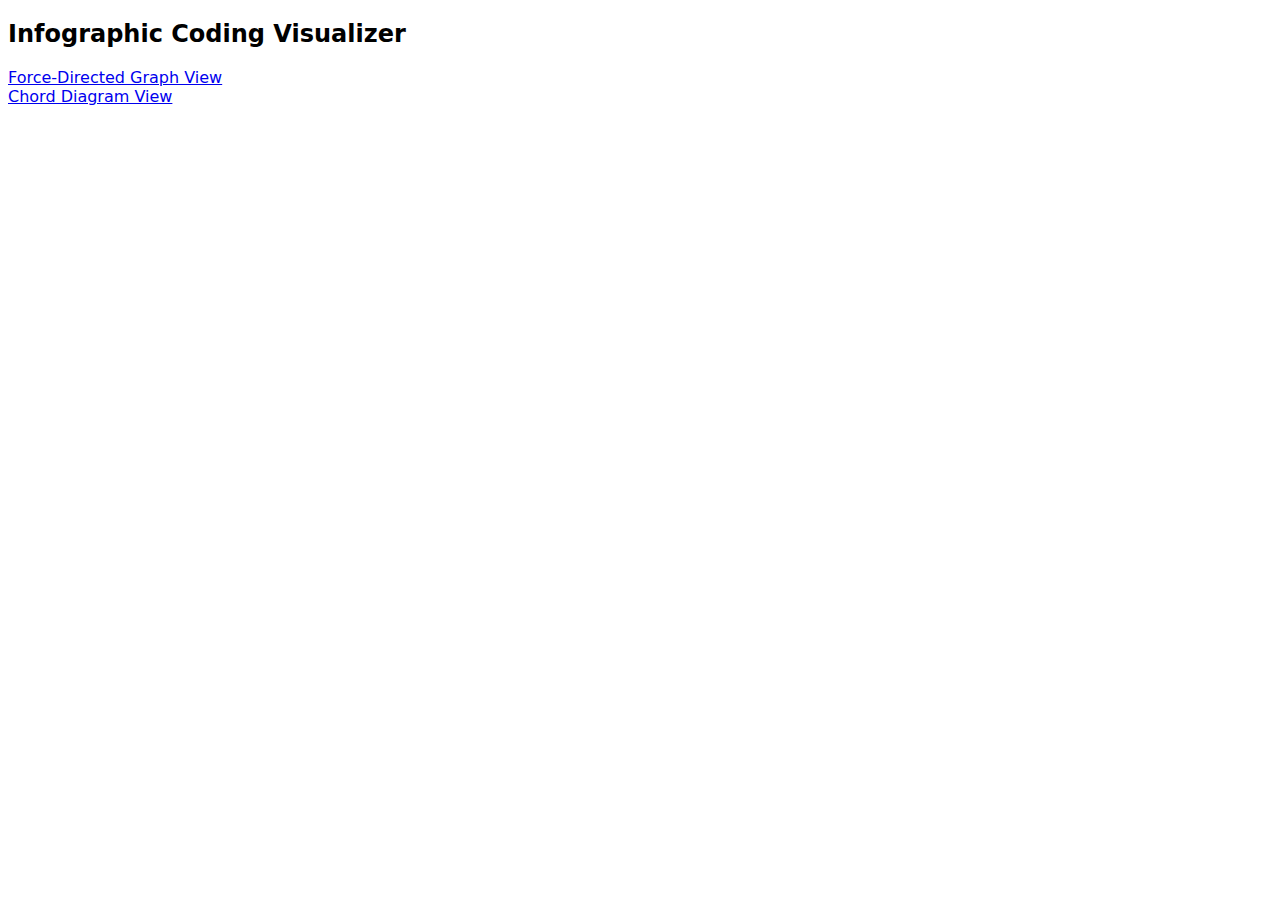
<file: view/index.html>
<!DOCTYPE html>
<html lang='en'>
<head>
    <meta charset='UTF-8'>
    <title>Infographic Coding Visualizer</title>
    <link rel='stylesheet' href='main.css'>
</head>
<body>
<h2>Infographic Coding Visualizer</h2>
<p><a href='force.html'>Force-Directed Graph View</a></p>
<p><a href='chord.html'>Chord Diagram View</a></p>
</body>
</html>
</file>
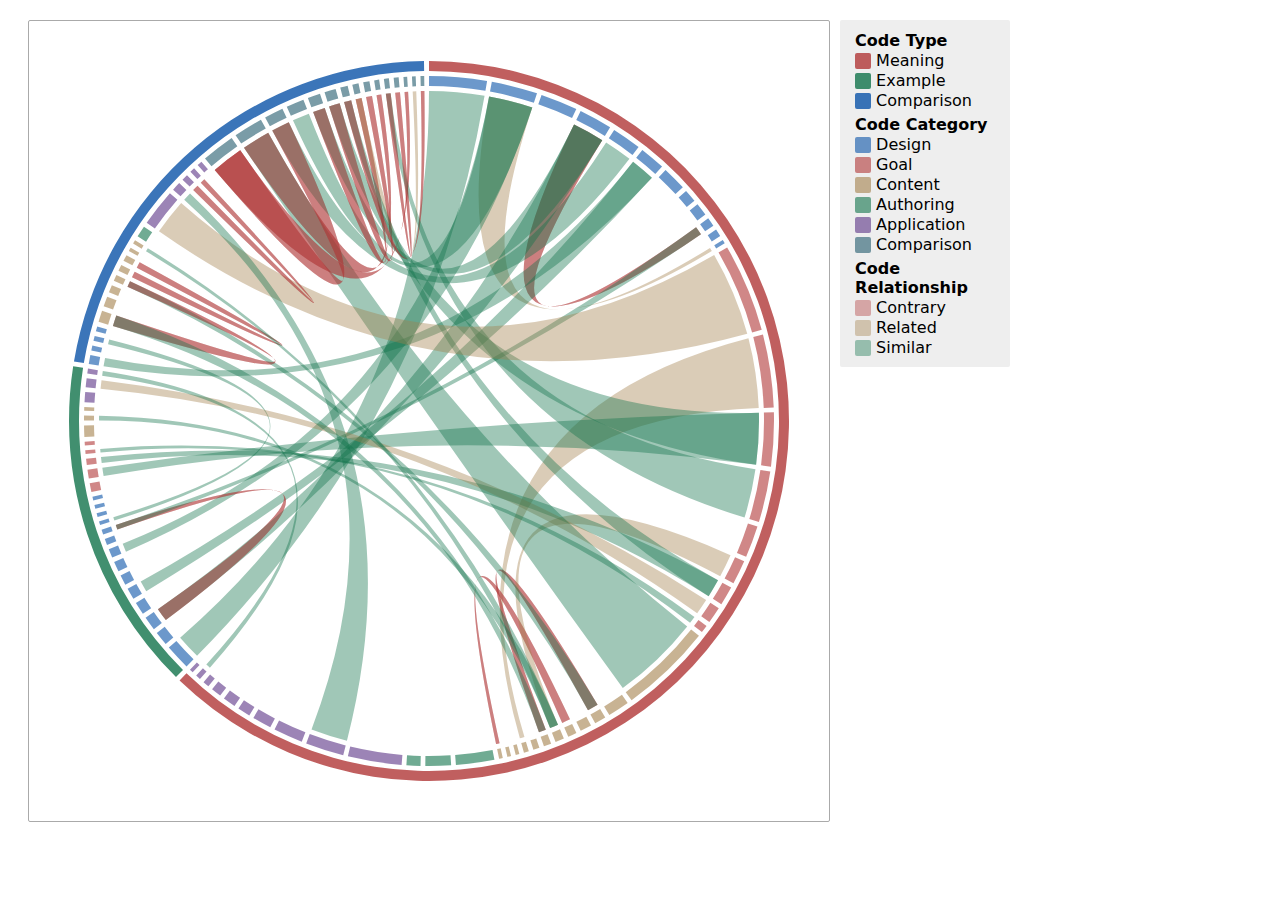
<file: view/chord.html>
<!DOCTYPE html>
<html lang='en'>
<head>
    <meta charset='UTF-8'>
    <title>Infographic Coding Visualizer (Chord)</title>
    <link rel='stylesheet' href='d3-tip.css'>
    <link rel='stylesheet' href='main.css'>
    <link rel='stylesheet' href='hover.css'>
    <link rel='stylesheet' href='chord.css'>
</head>
<body>
<div id='main'>
    <svg class='main'></svg>
    <div class='legend'></div>
</div>
</body>
<script src='d3.v5.js'></script>
<script src='d3-tip.js'></script>
<script src='const.js'></script>
<script src='chord.js'></script>
</html>
</file>
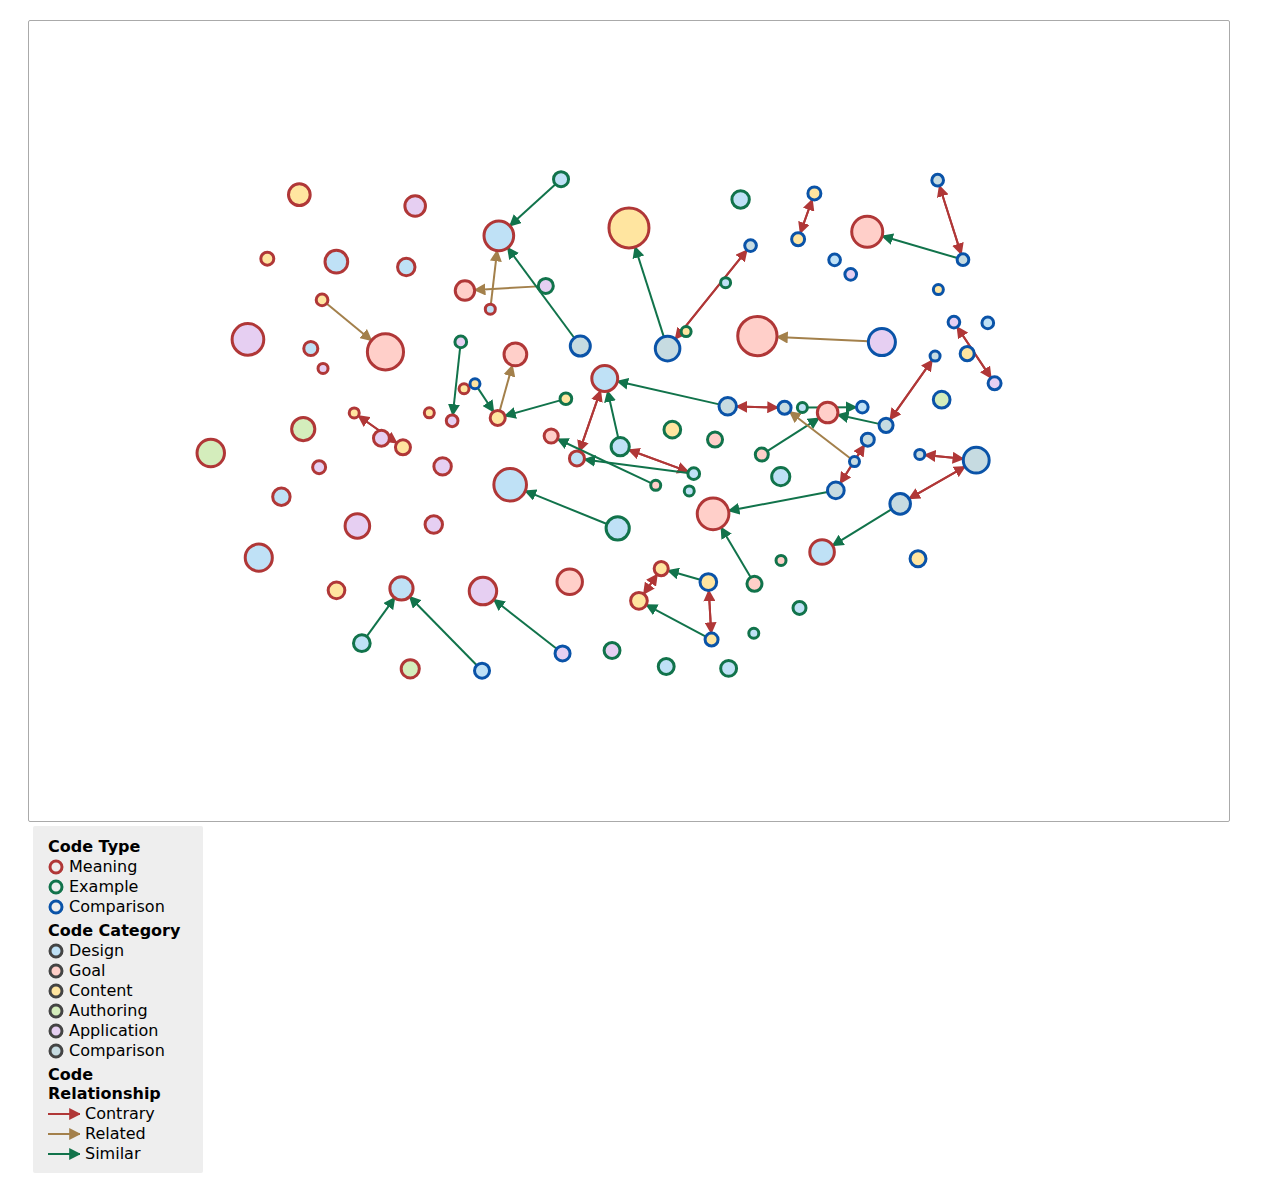
<file: view/force.html>
<!DOCTYPE html>
<html lang='en'>
<head>
    <meta charset='UTF-8'>
    <title>Infographic Coding Visualizer (Force)</title>
    <link rel='stylesheet' href='d3-tip.css'>
    <link rel='stylesheet' href='main.css'>
    <link rel='stylesheet' href='hover.css'>
    <link rel='stylesheet' href='force.css'>
</head>
<body>
<div id='main'>
    <svg class='main'></svg>
    <div class='legend'></div>
    <p id='alpha'></p>
</div>
</body>
<script src='d3.v5.js'></script>
<script src='d3-tip.js'></script>
<script src='const.js'></script>
<script src='force.js'></script>
</html>
</file>
<file: view/main.css>
:root {
    --border-radius: 2px;
}

body {
    font-family: 'Inter UI', system-ui;
    user-select: none;
}

#main {
    margin: 20px;
}

svg.main {
    border: 1px solid #aaa;
    border-radius: var(--border-radius);
}

p {
    margin: 0;
}

.legend {
    background: #eee;
    padding: 10px;
    border-radius: var(--border-radius);
    margin-left: 5px;
}

div.legend {
    display: inline-block;
    vertical-align: top;
    width: 150px;
}

svg.legend {
    display: inline-block;
    vertical-align: middle;
    border: none;
    padding: 0;
}

p.legend {
    display: inline-block;
    vertical-align: middle;
    padding: 0 0 0 5px;
    margin: 0;
}

p.legend.title:not(:first-child) {
    margin-top: 5px;
}
</file>
<file: view/d3-tip.css>
.d3-tip {
  line-height: 1;
  font-weight: bold;
  padding: 12px;
  background: rgba(0, 0, 0, 0.8);
  color: #fff;
  border-radius: 2px;
  pointer-events: none;
}

/* Creates a small triangle extender for the tooltip */
.d3-tip:after {
  box-sizing: border-box;
  display: inline;
  font-size: 10px;
  width: 100%;
  line-height: 1;
  color: rgba(0, 0, 0, 0.8);
  position: absolute;
  pointer-events: none;
}

/* Northward tooltips */
.d3-tip.n:after {
  content: "\25BC";
  margin: -1px 0 0 0;
  top: 100%;
  left: 0;
  text-align: center;
}

/* Eastward tooltips */
.d3-tip.e:after {
  content: "\25C0";
  margin: -4px 0 0 0;
  top: 50%;
  left: -8px;
}

/* Southward tooltips */
.d3-tip.s:after {
  content: "\25B2";
  margin: 0 0 1px 0;
  top: -8px;
  left: 0;
  text-align: center;
}

/* Westward tooltips */
.d3-tip.w:after {
  content: "\25B6";
  margin: -4px 0 0 -1px;
  top: 50%;
  left: 100%;
}
</file>
<file: view/hover.css>
:root {
    --transition: opacity 50ms ease-in-out
}

.blur {
    opacity: calc(var(--original-opacity) / 5);
    transition: var(--transition);
}

:not(.blur) {
    opacity: var(--original-opacity);
    transition: var(--transition);
}

.d3-tip {
    pointer-events: none;
    border-radius: 5px;
    font-size: 16px;
    line-height: 20px;
    padding: 8px;
    max-width: 400px;

    p.fade {
        opacity: 0.6;
    }

    p:not(:last-child) {
        margin-bottom: 5px;
    }
}
</file>
<file: view/chord.css>
.ribbon {
    --original-opacity: 0.4;
}

.chord.type {
    --original-opacity: 0.8;
}

.chord.node {
    --original-opacity: 0.6;
}
</file>
<file: view/force.css>
.node {
    --original-opacity: 1;
    stroke-width: 3px;
}

.link {
    --original-opacity: 1;
    pointer-events: none;
    stroke-width: 2px;
}

.link.hitbox {
    pointer-events: stroke;
    stroke-width: 20px;
    opacity: 0;
}
</file>
